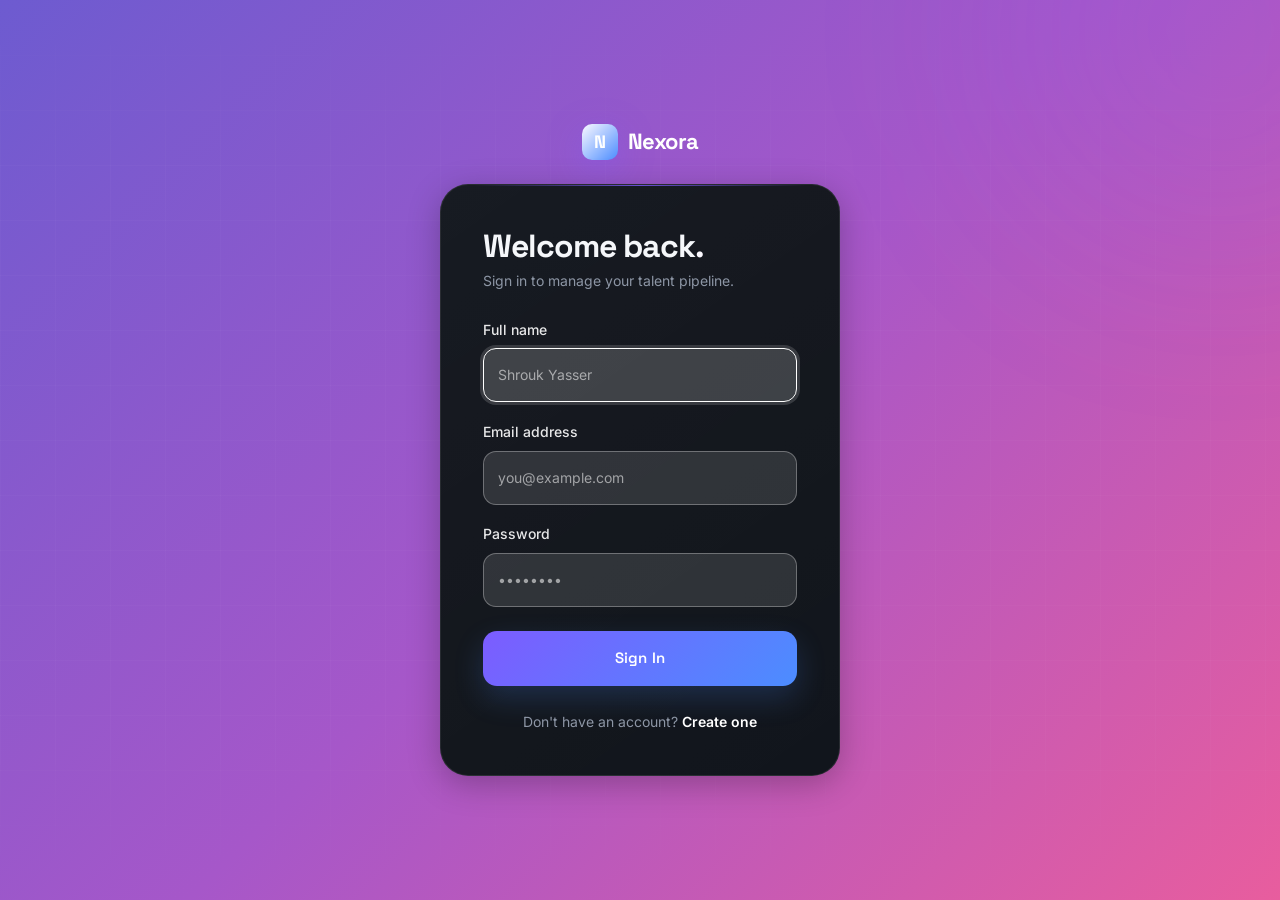
<file: index.html>
<!DOCTYPE html>
<html lang="en">
<head>
<meta charset="UTF-8">
<meta name="viewport" content="width=device-width, initial-scale=1">
<title>Nexora — Sign In</title>

<link href="https://cdn.jsdelivr.net/npm/bootstrap@5.3.3/dist/css/bootstrap.min.css" rel="stylesheet">



<link rel="preconnect" href="https://fonts.googleapis.com">
<link href="https://fonts.googleapis.com/css2?family=Space+Grotesk:wght@500;700&family=Inter:wght@400;500;600&display=swap" rel="stylesheet">


<link rel="stylesheet" href="style.css">


</head>
<body class="login-page">
    

    <div class="login-wrapper">

        <div class="login-brand">
            <span class="brand-mark">N</span>
            <span class="brand-name">Nexora</span>
        </div>

        <div class="card login-card">
            <div class="card-body p-4 p-md-5">

                <h1 class="h4 mb-1">Welcome back</h1>
                <p class="text-muted mb-4">Sign in to manage your talent pipeline.</p>

                <form>
                    <div class="mb-3">
                        <label for="fullName" class="form-label">Full name</label>
                        <input type="text" class="form-control" id="fullName" placeholder="Shrouk Yasser">
                    </div>

                    <div class="mb-3">
                        <label for="email" class="form-label">Email address</label>
                        <input type="email" class="form-control" id="email" placeholder="you@example.com">
                    </div>

                    <div class="mb-4">
                        <label for="password" class="form-label">Password</label>
                        <input type="password" class="form-control" id="password" placeholder="••••••••">
                    </div>

                    <button type="submit" class="btn btn-nexora w-100">Sign In</button>
                </form>

                <p class="text-center text-muted small mt-4 mb-0">
                    Don't have an account? <a href="#">Create one</a>
                </p>

            </div>
        </div>

    </div>


<script src="https://cdn.jsdelivr.net/npm/bootstrap@5.3.3/dist/js/bootstrap.bundle.min.js">
</script>
<script src="script.js"></script>
</body>
</html>
</file>
<file: style.css>
/* =========================================================
   NEXORA — POSTER LOGIN DESIGN
   ========================================================= */

:root {
    --bg: #07090d;
    --card: #0d1118;
    --card-2: #111722;
    --text: #f5f7fa;
    --muted: #8d96a5;
    --line: rgba(255, 255, 255, 0.09);
    --accent: #fbf9ff;
    --accent-2: #4c8dff;
    --accent-soft: rgba(124, 92, 255, 0.18);
}

/* =========================
   RESET
   ========================= */

* {
    box-sizing: border-box;
}

html,
body {
    min-height: 100%;
}

body {
    margin: 0;
    font-family: "Inter", sans-serif;
    background: var(--bg);
    color: var(--text);
}

/* =========================
   PAGE
   ========================= */

.login-page {
    min-height: 100vh;
    display: flex;
    align-items: center;
    justify-content: center;
    padding: 40px 20px;

    position: relative;
    overflow: hidden;

    background:
        radial-gradient(
            circle at 15% 20%,
            rgba(124, 92, 255, 0.16),
            transparent 30%
        ),
        radial-gradient(
            circle at 85% 80%,
            rgba(76, 141, 255, 0.12),
            transparent 30%
        ),
        #07090d;
}

/* =========================
   BACKGROUND GRID
   ========================= */

.login-page::before {
    content: "";
    position: absolute;
    inset: 0;

    background-image:
        linear-gradient(
            rgba(255,255,255,0.025) 1px,
            transparent 1px
        ),
        linear-gradient(
            90deg,
            rgba(255,255,255,0.025) 1px,
            transparent 1px
        );

    background-size: 55px 55px;

    mask-image: linear-gradient(
        to bottom,
        transparent,
        black 20%,
        black 80%,
        transparent
    );

    pointer-events: none;
}

/* =========================
   GLOW
   ========================= */

.login-page::after {
    content: "";

    position: absolute;

    width: 420px;
    height: 420px;

    border-radius: 50%;

    background: rgba(124, 92, 255, 0.12);

    filter: blur(100px);

    top: -180px;
    right: -150px;

    pointer-events: none;
}

/* =========================
   WRAPPER
   ========================= */

.login-wrapper {
    position: relative;
    z-index: 2;

    width: 100%;
    max-width: 480px;
}

/* =========================
   BRAND
   ========================= */

.login-brand {
    display: flex;
    align-items: center;
    gap: 12px;

    margin-bottom: 22px;

    font-family: "Space Grotesk", sans-serif;
}

.brand-mark {
    width: 42px;
    height: 42px;

    display: flex;
    align-items: center;
    justify-content: center;

    border-radius: 12px;

    color: white;

    font-size: 20px;
    font-weight: 700;

    background:
        linear-gradient(
            135deg,
            var(--accent),
            var(--accent-2)
        );

    box-shadow:
        0 10px 35px rgba(124, 92, 255, 0.35);
}

.brand-name {
    font-size: 22px;
    font-weight: 700;
    letter-spacing: -0.5px;
}

/* =========================
   CARD
   ========================= */

.login-card {
    position: relative;

    border: 1px solid var(--line) !important;

    border-radius: 28px !important;

    background:
        linear-gradient(
            145deg,
            rgba(255,255,255,0.045),
            rgba(255,255,255,0.015)
        ),
        var(--card) !important;

    box-shadow:
        0 35px 100px rgba(0, 0, 0, 0.55),
        inset 0 1px 0 rgba(255,255,255,0.04);

    overflow: hidden;

    backdrop-filter: blur(20px);
}

/* Top light line */

.login-card::before {
    content: "";

    position: absolute;

    top: 0;
    left: 8%;
    right: 8%;

    height: 1px;

    background:
        linear-gradient(
            90deg,
            transparent,
            rgba(124, 92, 255, 0.8),
            transparent
        );
}

/* =========================
   CARD BODY
   ========================= */

.login-card .card-body {
    padding: 42px !important;
}

/* =========================
   HEADING
   ========================= */

.login-card h1 {
    color: var(--text);

    font-family: "Space Grotesk", sans-serif;

    font-size: 32px !important;
    font-weight: 700;

    letter-spacing: -1px;
}

.login-card h1::after {
    content: ".";
    color: var(--accent);
}

/* =========================
   DESCRIPTION
   ========================= */

.login-card p.text-muted {
    color: var(--muted) !important;

    font-size: 14px;

    line-height: 1.7;
}

/* =========================
   LABEL
   ========================= */

.form-label {
    color: #dfe4ec;

    font-size: 13px;
    font-weight: 600;

    margin-bottom: 9px;
}

/* =========================
   INPUT
   ========================= */

.form-control {
    height: 54px;

    border-radius: 13px;

    border: 1px solid var(--line);

    background: rgba(255,255,255,0.035);

    color: var(--text);

    padding: 0 16px;

    font-size: 14px;

    transition:
        border-color 0.25s ease,
        background 0.25s ease,
        box-shadow 0.25s ease,
        transform 0.25s ease;
}

.form-control::placeholder {
    color: #697282;
}

.form-control:hover {
    background: rgba(255,255,255,0.05);
}

.form-control:focus {
    color: var(--text);

    background: rgba(255,255,255,0.055);

    border-color: var(--accent);

    box-shadow:
        0 0 0 4px var(--accent-soft),
        0 10px 30px rgba(124, 92, 255, 0.08);

    transform: translateY(-1px);
}

/* =========================
   BUTTON
   ========================= */

.btn-nexora {
    height: 55px;

    border: 0 !important;

    border-radius: 14px !important;

    color: white !important;

    font-family: "Space Grotesk", sans-serif;

    font-size: 15px;
    font-weight: 700;

    letter-spacing: 0.2px;

    background:
        linear-gradient(
            135deg,
            #7c5cff,
            #4c8dff
        ) !important;

    box-shadow:
        0 12px 30px rgba(76, 141, 255, 0.2);

    transition:
        transform 0.25s ease,
        box-shadow 0.25s ease,
        filter 0.25s ease;
}

.btn-nexora:hover {
    transform: translateY(-2px);

    filter: brightness(1.08);

    box-shadow:
        0 18px 40px rgba(76, 141, 255, 0.3);
}

.btn-nexora:active {
    transform: translateY(0);
}

/* =========================
   CREATE ACCOUNT
   ========================= */

.login-card .small {
    color: var(--muted) !important;

    font-size: 13px;
}

.login-card a {
    color: #9b88ff;

    font-weight: 600;

    text-decoration: none;

    transition: color 0.2s ease;
}

.login-card a:hover {
    color: #b8aaff;

    text-decoration: underline;
}

/* =========================
   RESPONSIVE
   ========================= */

@media (max-width: 576px) {

    .login-page {
        padding: 25px 15px;
    }

    .login-wrapper {
        max-width: 100%;
    }

    .login-card {
        border-radius: 22px !important;
    }

    .login-card .card-body {
        padding: 30px 22px !important;
    }

    .login-card h1 {
        font-size: 27px !important;
    }

    .brand-mark {
        width: 38px;
        height: 38px;

        border-radius: 10px;
    }

    .brand-name {
        font-size: 20px;
    }
}

/* =========================
   ACCESSIBILITY
   ========================= */

@media (prefers-reduced-motion: reduce) {

    *,
    *::before,
    *::after {
        transition: none !important;
        animation: none !important;
    }
}



/* =========================================
/* ===== Nexora Glass Navbar ===== */

nav.navbar.nexora-nav {
    background: rgba(255, 255, 255, 0.55) !important;
    -webkit-backdrop-filter: blur(24px) saturate(180%);
    backdrop-filter: blur(24px) saturate(180%);

    border: 1px solid rgba(255, 255, 255, 0.7);
    border-bottom: 1px solid rgba(148, 163, 184, 0.25);

    box-shadow:
        0 8px 32px rgba(15, 23, 42, 0.10),
        inset 0 1px 0 rgba(255, 255, 255, 0.8);

    position: sticky;
    top: 0;
    z-index: 1030;
}

/* Brand */
nav.navbar.nexora-nav .brand-name-sm {
    color: #111827;
    font-weight: 800;
}

/* Navigation links */
nav.navbar.nexora-nav .nav-link.nexora-link {
    color: #334155;
    font-weight: 600;
    border-radius: 12px;
    transition: background 0.25s ease, color 0.25s ease;
}

/* Hover effect */
nav.navbar.nexora-nav .nav-link.nexora-link:hover {
    color: #2563eb;
    background: rgba(255, 255, 255, 0.65);
    box-shadow: 0 2px 10px rgba(37, 99, 235, 0.08);
}

/* Mobile menu */
@media (max-width: 991.98px) {
    nav.navbar.nexora-nav .navbar-collapse {
        background: rgba(255, 255, 255, 0.82);
        -webkit-backdrop-filter: blur(24px) saturate(180%);
        backdrop-filter: blur(24px) saturate(180%);

        border: 1px solid rgba(255, 255, 255, 0.8);
        border-radius: 16px;
        padding: 12px;
        margin-top: 10px;

        box-shadow: 0 12px 30px rgba(15, 23, 42, 0.12);
    }
}








/* ==========================================================
        Nexora — Design Tokens (متغيرات الألوان والخطوط)
   ========================================================== */
:root {
    --nexora-navy: #101017;
    --nexora-navy-soft: #1D212C;
    --nexora-orange: #E85D2C;
    --nexora-orange-dark: #C94A1F;
    --nexora-cream: #FAFAF9;
    --nexora-border: #2A2F3B;
    --nexora-text-muted: #9096A3;
}

body {
    font-family: 'Inter', sans-serif;
}

/* شعار Nexora: خط عريض مميز غير خط النص العادي */
.brand-mark, .brand-name {
    font-family: 'Space Grotesk', sans-serif;
}

/* ==========================================================
   الناف بار المشترك (navbar.html) — يظهر في كل الصفحات ما عدا Login
   ========================================================== */
.nexora-nav {
    background-color: #FFFFFF;
    border-bottom: 1px solid #EEECE7;
    padding-top: 14px;
    padding-bottom: 14px;
}

.nexora-brand {
    display: flex;
    align-items: center;
    gap: 8px;
    text-decoration: none;
}

.brand-mark-sm {
    width: 30px;
    height: 30px;
    background: linear-gradient(135deg, #6D5BD0, #E85D9E);
    color: #FFFFFF;
    border-radius: 8px;
    display: flex;
    align-items: center;
    justify-content: center;
    font-weight: 700;
    font-size: 15px;
    font-family: 'Space Grotesk', sans-serif;
}

.brand-name-sm {
    font-family: 'Space Grotesk', sans-serif;
    font-weight: 700;
    font-size: 19px;
    color: #14171F;
}

/* لينكات الناف بار: بلون رمادي هادي، وبيتحول لبنفسجي عند الـ hover */
.nexora-link {
    color: #4A4F5C !important;
    font-weight: 500;
    padding: 8px 14px !important;
    border-radius: 8px;
    transition: color 0.2s ease, background-color 0.2s ease;
}

.nexora-link i {
    margin-left: 2px;
}

.nexora-link:hover {
    color: #6D5BD0 !important;
    background-color: #F5F2FB;
}

/* ==========================================================
   صفحة تسجيل الدخول — خلفية متدرجة + كارت زجاجي (Glassmorphism)
   ========================================================== */
.login-page {
    /* linear-gradient بتاخد كذا لون وتعمل انتقال ناعم بينهم، هنا بنفسجي لوردي */
    background: linear-gradient(135deg, #6D5BD0 0%, #A657C9 50%, #E85D9E 100%);
    min-height: 100vh;
    display: flex;
    align-items: center;
    justify-content: center;
    padding: 24px;
}

.login-wrapper {
    width: 100%;
    max-width: 400px;
}

.login-brand {
    display: flex;
    align-items: center;
    gap: 10px;
    margin-bottom: 24px;
    justify-content: center;
}

.brand-mark {
    width: 36px;
    height: 36px;
    background-color: rgba(255, 255, 255, 0.25);
    color: #FFFFFF;
    border-radius: 10px;
    display: flex;
    align-items: center;
    justify-content: center;
    font-weight: 700;
    font-size: 18px;
}

.brand-name {
    color: #FFFFFF;
    font-weight: 700;
    font-size: 22px;
}

/* الكارت الزجاجي: شفاف + مغبش من ورا */
.login-card {
    background: rgba(255, 255, 255, 0.14);
    backdrop-filter: blur(18px);
    -webkit-backdrop-filter: blur(18px);
    border: 1px solid rgba(255, 255, 255, 0.25);
    border-radius: 18px;
    color: #FFFFFF;
    box-shadow: 0 8px 32px rgba(0, 0, 0, 0.25);
}

.login-card .text-muted {
    color: rgba(255, 255, 255, 0.7) !important;
}

.login-card .form-label {
    color: rgba(255, 255, 255, 0.9);
    font-size: 14px;
    font-weight: 500;
}

.login-card .form-control {
    background: rgba(255, 255, 255, 0.12);
    border: 1px solid rgba(255, 255, 255, 0.3);
    color: #FFFFFF;
    padding: 10px 14px;
}

.login-card .form-control::placeholder {
    color: rgba(255, 255, 255, 0.55);
}

.login-card .form-control:focus {
    background: rgba(255, 255, 255, 0.18);
    border-color: #FFFFFF;
    color: #FFFFFF;
    box-shadow: 0 0 0 3px rgba(255, 255, 255, 0.15);
}

.login-card a {
    color: #FFFFFF;
    font-weight: 600;
    text-decoration: none;
}

.login-card a:hover {
    text-decoration: underline;
}

/* زرار الدخول: تدرج بنفسجي داكن شوية عن الخلفية عشان يبان بارز */
.btn-nexora {
    background: linear-gradient(135deg, #5B4BC4 0%, #9146B8 100%);
    color: #FFFFFF;
    border: none;
    padding: 11px 0;
    font-weight: 600;
    border-radius: 10px;
    transition: opacity 0.2s ease;
}

.btn-nexora:hover {
    opacity: 0.9;
    color: #FFFFFF;
}


/* ==========================================================
   NAVBAR HOVER — تكبير بسيط للأمام
========================================================== */

.nexora-link {
    transition:
        color 0.25s ease,
        transform 0.25s ease;
}

.nexora-link:hover {
    color: #6D5BD0 !important;
    background: transparent !important;
    border: none !important;
    box-shadow: none !important;

    transform: scale(1.08);
}

.nexora-link:hover i {
    color: #6D5BD0 !important;
}


/* ==========================================================
   HERO CAROUSEL
========================================================== */

.hero-carousel {
    width: 100%;
    overflow: hidden;
}

.hero-img {
    width: 100%;
    height: 520px;
    object-fit: cover;
    object-position: center;
    display: block;
}

@media (max-width: 768px) {

    .hero-img {
        height: 300px;
    }

}

/* ==========================================================
   CAROUSEL INDICATORS — VISIBLE DOTS
========================================================== */

.hero-carousel .carousel-indicators {
    margin-bottom: 18px;
    gap: 7px;
}

.hero-carousel .carousel-indicators [data-bs-target] {
    width: 8px;
    height: 8px;

    margin: 0;

    border: 0;
    border-radius: 50%;

    background-color: #ffffff;

    opacity: 0.75;

    transition:
        width 0.25s ease,
        opacity 0.25s ease,
        background-color 0.25s ease;
}

.hero-carousel .carousel-indicators [data-bs-target]:hover {
    opacity: 1;
}

.hero-carousel .carousel-indicators .active {
    width: 24px;

    border-radius: 10px;

    background-color: #E85D2C;

    opacity: 1;
}

/* Mobile */

@media (max-width: 768px) {

    .hero-carousel .carousel-indicators {
        margin-bottom: 10px;
        gap: 5px;
    }

    .hero-carousel .carousel-indicators [data-bs-target] {
        width: 6px;
        height: 6px;
    }

    .hero-carousel .carousel-indicators .active {
        width: 18px;
    }
}


/* ==========================================================
   HOME — JOB CARDS
========================================================== */

.job-ads-section {
    background:
        linear-gradient(
            180deg,
            #FAFAF9 0%,
            #F5F3F0 100%
        );
}

.section-kicker {
    display: inline-block;

    padding: 7px 14px;

    border-radius: 999px;

    background: #F1ECFB;

    color: #6D5BD0;

    font-size: 11px;
    font-weight: 700;

    text-transform: uppercase;
    letter-spacing: 1px;

    transition:
        transform 0.25s ease,
        box-shadow 0.25s ease;
}

.section-kicker:hover {
    transform: translateY(-2px);

    box-shadow:
        0 7px 18px rgba(109, 91, 208, 0.12);
}

.section-title {
    font-family: "Space Grotesk", sans-serif;

    color: #14171F;

    font-weight: 700;
}

.section-subtitle {
    color: #757B87;

    max-width: 650px;

    margin-left: auto;
    margin-right: auto;
}


/* ==========================================================
   JOB CARD
========================================================== */

.job-ad-card {
    overflow: hidden;

    border: 1px solid #E7E4DE !important;

    border-radius: 18px !important;

    background: #FFFFFF !important;

    box-shadow:
        0 8px 25px rgba(20, 23, 31, 0.06);

    transition:
        transform 0.35s cubic-bezier(.2,.8,.2,1),
        box-shadow 0.35s ease,
        border-color 0.35s ease;
}

.job-ad-card:hover {
    transform:
        translateY(-10px)
        scale(1.018);

    border-color: rgba(109, 91, 208, 0.35) !important;

    box-shadow:
        0 24px 55px rgba(20, 23, 31, 0.13);
}


/* ==========================================================
   JOB CARD IMAGE
========================================================== */

.job-card-image-wrapper {
    position: relative;

    height: 220px;

    overflow: hidden;

    background: #E9E6E1;
}

.job-card-image {
    width: 100%;
    height: 100%;

    object-fit: cover;

    display: block;

    transition:
        transform 0.55s cubic-bezier(.2,.8,.2,1),
        filter 0.35s ease;
}

.job-ad-card:hover .job-card-image {
    transform: scale(1.08);

    filter: brightness(1.04);
}


/* ==========================================================
   ANNOUNCEMENT BADGE
========================================================== */

.job-announcement-badge {
    position: absolute;

    top: 16px;
    left: 16px;

    padding: 8px 12px;

    border-radius: 999px;

    color: #FFFFFF;

    background:
        linear-gradient(
            135deg,
            #6D5BD0,
            #8F63D9
        );

    font-size: 11px;
    font-weight: 700;

    letter-spacing: 0.35px;

    box-shadow:
        0 8px 20px rgba(80, 62, 170, 0.25);

    transition:
        transform 0.3s ease,
        box-shadow 0.3s ease;
}

.job-ad-card:hover .job-announcement-badge {
    transform: translateY(-3px);

    box-shadow:
        0 12px 26px rgba(80, 62, 170, 0.32);
}


/* ==========================================================
   CARD BODY
========================================================== */

.job-ad-card .card-body {
    padding: 25px;
}

.job-ad-icon {
    width: 44px;
    height: 44px;

    display: flex;
    align-items: center;
    justify-content: center;

    margin-bottom: 15px;

    border-radius: 12px;

    background: #F2EEFC;

    color: #6D5BD0;

    font-size: 19px;

    transition:
        transform 0.3s ease,
        background-color 0.3s ease;
}

.job-ad-card:hover .job-ad-icon {
    transform: scale(1.08);

    background: #EAE4FA;
}

.job-ad-card .card-title {
    margin-bottom: 10px;

    color: #14171F;

    font-family: "Space Grotesk", sans-serif;

    font-weight: 700;
}

.job-ad-card .card-text {
    min-height: 86px;

    margin-bottom: 22px;

    color: #747A86;

    font-size: 14px;

    line-height: 1.7;
}


/* ==========================================================
   CARD BUTTON
========================================================== */

.btn-nexora-outline {
    display: inline-flex;

    align-items: center;

    justify-content: center;

    gap: 8px;

    border: 1px solid #D9D5E8 !important;

    border-radius: 10px;

    color: #6D5BD0 !important;

    background: #FFFFFF !important;

    font-size: 13px;

    font-weight: 600;

    padding: 10px 15px;

    transition:
        transform 0.25s ease,
        color 0.25s ease,
        background-color 0.25s ease,
        border-color 0.25s ease,
        box-shadow 0.25s ease;
}

.btn-nexora-outline:hover {
    transform: translateY(-2px);

    color: #FFFFFF !important;

    background:
        linear-gradient(
            135deg,
            #6D5BD0,
            #8F63D9
        ) !important;

    border-color: transparent !important;

    box-shadow:
        0 10px 22px rgba(109, 91, 208, 0.22);
}

.btn-nexora-outline i {
    transition:
        transform 0.25s ease;
}

.btn-nexora-outline:hover i {
    transform: translateX(3px);
}


/* ==========================================================
   EMPLOYEES SECTION
========================================================== */

.employees-section {
    background: #FFFFFF;
}

.employees-table-wrapper {
    border: 1px solid #E7E4DE;

    border-radius: 18px;

    overflow: hidden;

    background: #FFFFFF;

    box-shadow:
        0 10px 30px rgba(20, 23, 31, 0.05);
}


/* ==========================================================
   TABLE
========================================================== */

.nexora-table {
    --bs-table-bg: #FFFFFF;
    --bs-table-color: #4A4F5C;

    border-color: #ECEAE6;
}

.nexora-table thead th {
    padding: 18px 16px;

    color: #6D5BD0;

    background: #F7F5FB;

    border-bottom: 1px solid #E4E0EC;

    font-size: 12px;

    font-weight: 700;

    text-transform: uppercase;

    letter-spacing: 0.5px;

    white-space: nowrap;
}

.nexora-table tbody td {
    padding: 18px 16px;

    color: #666D79;

    border-bottom: 1px solid #F0EEE9;

    font-size: 13px;

    transition:
        background-color 0.25s ease,
        color 0.25s ease;
}

.nexora-table tbody tr:last-child td {
    border-bottom: 0;
}

.nexora-table tbody tr {
    transition:
        transform 0.25s ease;
}

.nexora-table tbody tr:hover {
    transform: translateY(-2px);
}

.nexora-table tbody tr:hover td {
    background: #FBFAFD;

    color: #363B46;
}


/* ==========================================================
   EMPLOYEE NAME
========================================================== */

.employee-name {
    color: #14171F;

    font-weight: 600;

    transition:
        color 0.25s ease;
}

.nexora-table tbody tr:hover .employee-name {
    color: #6D5BD0;
}


/* ==========================================================
   CATEGORY BADGES
========================================================== */

.category-badge {
    display: inline-flex;

    align-items: center;

    padding: 6px 10px;

    border-radius: 999px;

    font-size: 11px;

    font-weight: 600;

    transition:
        transform 0.25s ease;
}

.nexora-table tbody tr:hover .category-badge {
    transform: scale(1.04);
}

.security-badge {
    background: #F1ECFB;
    color: #6D5BD0;
}

.web-badge {
    background: #EEF5FF;
    color: #4677C6;
}

.data-badge {
    background: #FFF2E8;
    color: #C66B2A;
}


/* ==========================================================
   EDIT / DELETE
========================================================== */

.employee-actions {
    display: flex;

    align-items: center;

    gap: 8px;
}

.employee-action {
    display: inline-flex;

    align-items: center;

    justify-content: center;

    gap: 6px;

    border: 0;

    border-radius: 9px;

    padding: 8px 11px;

    font-family: "Inter", sans-serif;

    font-size: 11px;

    font-weight: 600;

    transition:
        transform 0.25s ease,
        box-shadow 0.25s ease,
        background-color 0.25s ease,
        color 0.25s ease;
}

.edit-btn {
    color: #5B4DB4;

    background: #F2EEFC;
}

.edit-btn:hover {
    transform: translateY(-2px);

    color: #FFFFFF;

    background: #6D5BD0;

    box-shadow:
        0 8px 18px rgba(109, 91, 208, 0.2);
}

.delete-btn {
    color: #C94A1F;

    background: #FFF0EB;
}

.delete-btn:hover {
    transform: translateY(-2px);

    color: #FFFFFF;

    background: #D9582B;

    box-shadow:
        0 8px 18px rgba(217, 88, 43, 0.18);
}


/* ==========================================================
   FOOTER
========================================================== */

.nexora-footer {
    padding: 45px 0 20px;

    background: #14171F;

    color: #FFFFFF;
}

.footer-content {
    display: flex;

    align-items: center;

    justify-content: space-between;

    gap: 25px;
}

.footer-brand {
    max-width: 420px;
}

.footer-logo {
    display: inline-flex;

    align-items: center;

    gap: 9px;

    margin-bottom: 12px;

    color: #FFFFFF !important;

    text-decoration: none;

    font-family: "Space Grotesk", sans-serif;

    font-size: 20px;

    font-weight: 700;
}

.footer-description {
    margin: 0;

    color: #9DA3AE;

    font-size: 13px;

    line-height: 1.7;
}


/* ==========================================================
   SOCIAL
========================================================== */

.footer-social {
    display: flex;

    align-items: center;

    gap: 10px;
}

.social-link {
    width: 42px;
    height: 42px;

    display: flex;

    align-items: center;
    justify-content: center;

    border: 1px solid rgba(255,255,255,0.1);

    border-radius: 50%;

    color: #B9BEC8 !important;

    background: rgba(255,255,255,0.03);

    font-size: 16px;

    text-decoration: none;

    transition:
        transform 0.28s ease,
        color 0.28s ease,
        background-color 0.28s ease,
        border-color 0.28s ease,
        box-shadow 0.28s ease;
}

.social-link:hover {
    transform:
        translateY(-5px)
        scale(1.08);

    color: #FFFFFF !important;

    background: #6D5BD0;

    border-color: #6D5BD0;

    box-shadow:
        0 12px 25px rgba(109, 91, 208, 0.25);
}


/* ==========================================================
   FOOTER BOTTOM
========================================================== */

.footer-bottom {
    margin-top: 30px;

    padding-top: 18px;

    border-top: 1px solid rgba(255,255,255,0.08);
}

.footer-text {
    color: #858B96;

    font-size: 12px;
}


/* ==========================================================
   HERO CAROUSEL
========================================================== */

.hero-carousel {
    width: 100%;

    overflow: hidden;
}

.hero-img {
    width: 100%;

    height: 520px;

    object-fit: cover;

    object-position: center;

    display: block;
}


/* ==========================================================
   CAROUSEL ARROWS
========================================================== */

.hero-carousel .carousel-control-prev,
.hero-carousel .carousel-control-next {
    width: 54px;
    height: 54px;

    top: 50%;

    transform: translateY(-50%);

    margin: 0 20px;

    border-radius: 50%;

    background: rgba(0, 0, 0, 0.16);

    backdrop-filter: blur(6px);
    -webkit-backdrop-filter: blur(6px);

    opacity: 0.68;

    transition:
        opacity 0.25s ease,
        background 0.25s ease;
}

.hero-carousel .carousel-control-prev:hover,
.hero-carousel .carousel-control-next:hover {
    opacity: 1;

    background: rgba(0, 0, 0, 0.35);
}


/* ==========================================================
   CAROUSEL DOTS
========================================================== */

.hero-carousel .carousel-indicators {
    margin-bottom: 18px;

    gap: 7px;
}

.hero-carousel .carousel-indicators [data-bs-target] {
    width: 8px;
    height: 8px;

    margin: 0;

    border: 0;

    border-radius: 50%;

    background-color: #FFFFFF;

    opacity: 0.75;

    transition:
        width 0.25s ease,
        opacity 0.25s ease,
        background-color 0.25s ease;
}

.hero-carousel .carousel-indicators [data-bs-target]:hover {
    opacity: 1;
}

.hero-carousel .carousel-indicators .active {
    width: 24px;

    border-radius: 10px;

    background-color: #E85D2C;

    opacity: 1;
}


/* ==========================================================
   RESPONSIVE
========================================================== */

@media (max-width: 768px) {

    .hero-img {
        height: 300px;
    }


    .hero-carousel .carousel-control-prev,
    .hero-carousel .carousel-control-next {
        width: 42px;
        height: 42px;

        margin: 0 10px;
    }


    .hero-carousel .carousel-indicators {
        margin-bottom: 10px;

        gap: 5px;
    }


    .hero-carousel .carousel-indicators [data-bs-target] {
        width: 6px;
        height: 6px;
    }


    .hero-carousel .carousel-indicators .active {
        width: 18px;
    }


    .job-card-image-wrapper {
        height: 200px;
    }


    .job-ad-card .card-body {
        padding: 20px;
    }


    .job-ad-card .card-text {
        min-height: auto;
    }


    .employee-actions {
        flex-direction: column;

        align-items: stretch;
    }


    .employee-action {
        width: 100%;
    }


    .footer-content {
        flex-direction: column;

        align-items: flex-start;
    }


    .footer-social {
        margin-top: 5px;
    }

}

/* ==========================================================
   EMPLOYEE PHOTO
========================================================== */

.employee-photo {
    width: 46px;
    height: 46px;

    object-fit: cover;

    border-radius: 50%;

    display: block;

    border: 2px solid #E7E4DE;

    box-shadow:
        0 4px 12px rgba(20, 23, 31, 0.08);

    transition:
        transform 0.3s ease,
        border-color 0.3s ease,
        box-shadow 0.3s ease;
}

.nexora-table tbody tr:hover .employee-photo {
    transform: scale(1.1);

    border-color: #6D5BD0;

    box-shadow:
        0 7px 18px rgba(109, 91, 208, 0.18);
}







/* مودال تعديل الموظف — تأثير زجاجي بتوهج ملون خلفه */
.modal-dialog {
    overflow: visible;
}

.nexora-modal {
    position: relative;
    overflow: visible;
    border: 1px solid rgba(255, 255, 255, 0.4);
    border-radius: 20px;
    background: rgba(255, 255, 255, 0.85);
    backdrop-filter: blur(20px);
    -webkit-backdrop-filter: blur(20px);
    box-shadow: 0 20px 60px rgba(109, 91, 208, 0.25);
    padding: 6px;
}

/* الهالة الملونة المتوهجة خلف الكارت */
.nexora-modal::before {
    content: "";
    position: absolute;
    inset: -50px;
    background: linear-gradient(135deg, #6D5BD0, #A657C9, #E85D9E);
    filter: blur(70px);
    opacity: 0.55;
    z-index: -1;
    border-radius: 40px;
}

.nexora-modal .modal-title {
    font-family: 'Space Grotesk', sans-serif;
    font-weight: 700;
    color: #14171F;
}

.nexora-modal .form-label {
    font-weight: 600;
    font-size: 13px;
    color: #4A4F5C;
    margin-bottom: 6px;
}

.nexora-modal .form-control {
    border: 1px solid #E4E1EA;
    background: rgba(255, 255, 255, 0.7);
    padding: 10px 14px;
    border-radius: 10px;
}

.nexora-modal .form-control:focus {
    border-color: #6D5BD0;
    box-shadow: 0 0 0 3px rgba(109, 91, 208, 0.15);
    background: #FFFFFF;
}

.edit-photo-preview {
    width: 90px;
    height: 90px;
    border-radius: 50%;
    object-fit: cover;
    border: 3px solid #FFFFFF;
    box-shadow: 0 4px 14px rgba(109, 91, 208, 0.3);
}

/* الخلفية ورا المودال: تغبيش أقوى + تلوين خفيف بنفسجي */
.modal-backdrop.show {
    backdrop-filter: blur(10px);
    -webkit-backdrop-filter: blur(10px);
    background-color: rgba(109, 91, 208, 0.25);
    opacity: 1;
}



/* ==========================================================
   Nexora — Design Tokens (متغيرات الألوان والخطوط)
   ========================================================== */
:root {
    --nexora-navy: #14171F;
    --nexora-navy-soft: #1D212C;
    --nexora-orange: #E85D2C;
    --nexora-orange-dark: #C94A1F;
    --nexora-cream: #FAFAF9;
    --nexora-border: #2A2F3B;
    --nexora-text-muted: #9096A3;
}

body {
    font-family: 'Inter', sans-serif;
}

/* شعار Nexora: خط عريض مميز غير خط النص العادي */
.brand-mark, .brand-name {
    font-family: 'Space Grotesk', sans-serif;
}

/* ==========================================================
   صفحات الوظائف (security.html, web.html, ...)
   ========================================================== */
.job-page-header {
    background: linear-gradient(135deg, #6D5BD0 0%, #A657C9 50%, #E85D9E 100%);
    padding: 60px 0 40px;
    color: #FFFFFF;
    text-align: center;
}

.job-page-title {
    font-family: 'Space Grotesk', sans-serif;
    font-weight: 700;
    font-size: 38px;
    margin-bottom: 8px;
}

.job-page-subtitle {
    color: rgba(255, 255, 255, 0.85);
    max-width: 480px;
    margin: 0 auto 28px;
}

.quick-info-bar {
    display: flex;
    justify-content: center;
    gap: 14px;
    flex-wrap: wrap;
}

.quick-info-item {
    display: inline-flex;
    align-items: center;
    gap: 6px;
    background: rgba(255, 255, 255, 0.18);
    color: #FFFFFF;
    padding: 8px 16px;
    border-radius: 20px;
    font-size: 14px;
    font-weight: 500;
    text-decoration: none;
}

.quick-info-link {
    transition: background-color 0.2s ease;
}

.quick-info-link:hover {
    background: rgba(255, 255, 255, 0.32);
    color: #FFFFFF;
}

.company-card {
    border: 1px solid #EEECE7;
    border-radius: 14px;
    transition: transform 0.2s ease, box-shadow 0.2s ease;
}

.company-card:hover {
    transform: translateY(-6px);
    box-shadow: 0 12px 28px rgba(109, 91, 208, 0.15);
}

.company-card .card-title {
    font-family: 'Space Grotesk', sans-serif;
    font-weight: 700;
}

.company-card .card-text {
    color: #6B7280;
    font-size: 14px;
    min-height: 60px;
}

.company-salary {
    color: #9146B8;
    font-weight: 700;
    font-size: 15px;
    margin-bottom: 14px;
}

.apply-company-line {
    color: #4A4F5C;
    font-size: 14px;
}

/* بادجات إضافية للتصنيفات المتبقية */
.mobile-badge { background: #FFF4E5; color: #B9770E; }
.other-badge { background: #EFEFF4; color: #4A4F5C; }

/* ==========================================================
   صفحة Home — التنسيق العام للأقسام
   ========================================================== */
body {
    background-color: #FAFAF9;
    color: #14171F;
}

.section-kicker {
    color: #9146B8;
    font-weight: 600;
    font-size: 13px;
    text-transform: uppercase;
    letter-spacing: 0.5px;
}

.section-title {
    font-family: 'Space Grotesk', sans-serif;
    font-weight: 700;
    font-size: 30px;
    color: #14171F;
}

.section-subtitle {
    color: #6B7280;
    max-width: 520px;
    margin: 0 auto;
}

/* ---------- Hero Carousel ---------- */
.hero-img {
    height: 480px;
    object-fit: cover;
}

.carousel-indicators {
    margin-bottom: 6px;
}

.carousel-indicators [data-bs-target] {
    background-color: #FFFFFF;
    width: 8px;
    height: 8px;
    border-radius: 50%;
}

/* ---------- Job Announcement Cards ---------- */
.job-ad-card {
    border: 1px solid #EEECE7;
    border-radius: 14px;
    overflow: hidden;
    transition: transform 0.2s ease, box-shadow 0.2s ease;
}

.job-ad-card:hover {
    transform: translateY(-6px);
    box-shadow: 0 12px 28px rgba(109, 91, 208, 0.15);
}

.job-card-image-wrapper {
    position: relative;
}

.job-card-image {
    width: 100%;
    height: 170px;
    object-fit: cover;
}

.job-announcement-badge {
    position: absolute;
    top: 12px;
    left: 12px;
    background: linear-gradient(135deg, #6D5BD0, #E85D9E);
    color: #FFFFFF;
    font-size: 12px;
    font-weight: 600;
    padding: 4px 12px;
    border-radius: 20px;
}

.job-ad-icon {
    width: 42px;
    height: 42px;
    background: #F5F2FB;
    color: #6D5BD0;
    border-radius: 10px;
    display: flex;
    align-items: center;
    justify-content: center;
    font-size: 20px;
    margin-bottom: 12px;
}

.job-ad-card .card-title {
    font-family: 'Space Grotesk', sans-serif;
    font-weight: 700;
}

.job-ad-card .card-text {
    color: #6B7280;
    font-size: 14px;
}

.btn-nexora-outline {
    border: 1.5px solid #6D5BD0;
    color: #6D5BD0;
    background: transparent;
    font-weight: 600;
    border-radius: 8px;
    padding: 8px 18px;
    transition: background-color 0.2s ease, color 0.2s ease;
}

.btn-nexora-outline:hover {
    background: linear-gradient(135deg, #6D5BD0, #9146B8);
    color: #FFFFFF;
}

.btn-nexora {
    background: linear-gradient(135deg, #6D5BD0, #9146B8);
    color: #FFFFFF;
    border: none;
    font-weight: 600;
    border-radius: 8px;
    padding: 9px 20px;
    transition: opacity 0.2s ease;
}

.btn-nexora:hover {
    opacity: 0.88;
    color: #FFFFFF;
}

/* ---------- Employees Table ---------- */
.employees-table-wrapper {
    background: #FFFFFF;
    border: 1px solid #EEECE7;
    border-radius: 14px;
    padding: 8px;
}

.nexora-table {
    margin-bottom: 0;
}

.nexora-table thead th {
    background-color: #F5F2FB;
    color: #4A4F5C;
    font-weight: 600;
    font-size: 13px;
    text-transform: uppercase;
    letter-spacing: 0.4px;
    border: none;
}

.nexora-table tbody td {
    border-color: #F0EFEC;
    font-size: 14px;
}

.employee-photo {
    width: 42px;
    height: 42px;
    border-radius: 50%;
    object-fit: cover;
}

.employee-name {
    font-weight: 600;
    color: #14171F;
}

.category-badge {
    display: inline-block;
    padding: 4px 12px;
    border-radius: 20px;
    font-size: 12px;
    font-weight: 600;
}

.security-badge { background: #FDECEA; color: #C0392B; }
.web-badge { background: #EAF3FD; color: #2E6DA4; }
.data-badge { background: #EAFBF0; color: #1E8449; }

.employee-actions {
    display: flex;
    gap: 8px;
}

.employee-action {
    border: none;
    background: none;
    font-size: 13px;
    font-weight: 500;
    padding: 4px 10px;
    border-radius: 6px;
    transition: background-color 0.2s ease;
}

.edit-btn {
    color: #6D5BD0;
}

.edit-btn:hover {
    background-color: #F5F2FB;
}

.delete-btn {
    color: #C0392B;
}

.delete-btn:hover {
    background-color: #FDECEA;
}

/* ---------- Footer ---------- */
.nexora-footer {
    background-color: #14171F;
    color: #C5C8D1;
    padding: 48px 0 20px;
    margin-top: 40px;
}

.footer-content {
    display: flex;
    justify-content: space-between;
    align-items: flex-start;
    flex-wrap: wrap;
    gap: 24px;
    padding-bottom: 28px;
    border-bottom: 1px solid #2A2F3B;
}

.footer-logo {
    display: flex;
    align-items: center;
    gap: 8px;
    text-decoration: none;
    color: #FFFFFF;
    font-family: 'Space Grotesk', sans-serif;
    font-weight: 700;
    font-size: 20px;
}

.footer-description {
    color: #8A90A0;
    font-size: 14px;
    max-width: 320px;
    margin-top: 10px;
}

.footer-social {
    display: flex;
    gap: 14px;
}

.social-link {
    width: 38px;
    height: 38px;
    border-radius: 50%;
    background: #1D212C;
    color: #C5C8D1;
    display: flex;
    align-items: center;
    justify-content: center;
    text-decoration: none;
    transition: background-color 0.2s ease, color 0.2s ease;
}

.social-link:hover {
    background: linear-gradient(135deg, #6D5BD0, #E85D9E);
    color: #FFFFFF;
}

.footer-bottom {
    text-align: center;
    padding-top: 18px;
}

.footer-text {
    color: #6B7280;
    font-size: 13px;
}

/* ==========================================================
   مودال تعديل الموظف
   ========================================================== */
.nexora-modal {
    border-radius: 16px;
    border: none;
}

.edit-photo-preview {
    width: 90px;
    height: 90px;
    border-radius: 50%;
    object-fit: cover;
    border: 2px solid #EEECE7;
}

.modal-backdrop.show {
    backdrop-filter: blur(4px);
    opacity: 0.5;
}

/* ==========================================================
   الناف بار المشترك (navbar.html) — يظهر في كل الصفحات ما عدا Login
   ========================================================== */
.nexora-nav {
    background-color: #FFFFFF;
    border-bottom: 1px solid #EEECE7;
    padding-top: 14px;
    padding-bottom: 14px;
}

.nexora-brand {
    display: flex;
    align-items: center;
    gap: 8px;
    text-decoration: none;
}

.brand-mark-sm {
    width: 30px;
    height: 30px;
    background: linear-gradient(135deg, #6D5BD0, #E85D9E);
    color: #FFFFFF;
    border-radius: 8px;
    display: flex;
    align-items: center;
    justify-content: center;
    font-weight: 700;
    font-size: 15px;
    font-family: 'Space Grotesk', sans-serif;
}

.brand-name-sm {
    font-family: 'Space Grotesk', sans-serif;
    font-weight: 700;
    font-size: 19px;
    color: #14171F;
}

/* لينكات الناف بار: بلون رمادي هادي، وبيتحول لبنفسجي عند الـ hover */
.nexora-link {
    color: #4A4F5C !important;
    font-weight: 500;
    padding: 8px 14px !important;
    border-radius: 8px;
    transition: color 0.2s ease, background-color 0.2s ease;
}

.nexora-link i {
    margin-left: 2px;
}

.nexora-link:hover {
    color: #6D5BD0 !important;
    background-color: #F5F2FB;
}

/* ==========================================================
   صفحة تسجيل الدخول — خلفية متدرجة + كارت زجاجي (Glassmorphism)
   ========================================================== */
.login-page {
    /* linear-gradient بتاخد كذا لون وتعمل انتقال ناعم بينهم، هنا بنفسجي لوردي */
    background: linear-gradient(135deg, #6D5BD0 0%, #A657C9 50%, #E85D9E 100%);
    min-height: 100vh;
    display: flex;
    align-items: center;
    justify-content: center;
    padding: 24px;
}

.login-wrapper {
    width: 100%;
    max-width: 400px;
}

.login-brand {
    display: flex;
    align-items: center;
    gap: 10px;
    margin-bottom: 24px;
    justify-content: center;
}

.brand-mark {
    width: 36px;
    height: 36px;
    background-color: rgba(255, 255, 255, 0.25);
    color: #FFFFFF;
    border-radius: 10px;
    display: flex;
    align-items: center;
    justify-content: center;
    font-weight: 700;
    font-size: 18px;
}

.brand-name {
    color: #FFFFFF;
    font-weight: 700;
    font-size: 22px;
}

/* الكارت الزجاجي: شفاف + مغبش من ورا */
.login-card {
    background: rgba(255, 255, 255, 0.14);
    backdrop-filter: blur(18px);
    -webkit-backdrop-filter: blur(18px);
    border: 1px solid rgba(255, 255, 255, 0.25);
    border-radius: 18px;
    color: #FFFFFF;
    box-shadow: 0 8px 32px rgba(0, 0, 0, 0.25);
}

.login-card .text-muted {
    color: rgba(255, 255, 255, 0.7) !important;
}

.login-card .form-label {
    color: rgba(255, 255, 255, 0.9);
    font-size: 14px;
    font-weight: 500;
}

.login-card .form-control {
    background: rgba(255, 255, 255, 0.12);
    border: 1px solid rgba(255, 255, 255, 0.3);
    color: #FFFFFF;
    padding: 10px 14px;
}

.login-card .form-control::placeholder {
    color: rgba(255, 255, 255, 0.55);
}

.login-card .form-control:focus {
    background: rgba(255, 255, 255, 0.18);
    border-color: #FFFFFF;
    color: #FFFFFF;
    box-shadow: 0 0 0 3px rgba(255, 255, 255, 0.15);
}

.login-card a {
    color: #FFFFFF;
    font-weight: 600;
    text-decoration: none;
}

.login-card a:hover {
    text-decoration: underline;
}

/* زرار الدخول: تدرج بنفسجي داكن شوية عن الخلفية عشان يبان بارز */
.btn-nexora {
    background: linear-gradient(135deg, #5B4BC4 0%, #9146B8 100%);
    color: #FFFFFF;
    border: none;
    padding: 11px 0;
    font-weight: 600;
    border-radius: 10px;
    transition: opacity 0.2s ease;
}

.btn-nexora:hover {
    opacity: 0.9;
    color: #FFFFFF;
}


/* ==========================================================
   NEW EMPLOYEE PHOTO FALLBACK
========================================================== */

.employee-photo-fallback {
    display: flex;
    align-items: center;
    justify-content: center;

    background:
        linear-gradient(
            135deg,
            #6D5BD0,
            #E85D9E
        );

    color: #FFFFFF;

    font-size: 12px;
    font-weight: 700;
}


/* ==========================================================
   COMPANY NAME ON JOB CARDS
========================================================== */

.company-name-line {
    color: #6D5BD0;
    font-size: 13px;
    font-weight: 600;
    margin-bottom: 10px;
}


/* ==========================================================
   APPLY MODAL
========================================================== */

.nexora-modal {
    border: none;
    border-radius: 18px;
    overflow: hidden;
    background: #FFFFFF;
    box-shadow:
        0 25px 70px rgba(20, 23, 31, 0.18);
}

.nexora-modal .modal-header {
    border-bottom: 1px solid #EEECE7;
    padding: 20px 24px;
}

.nexora-modal .modal-body {
    padding: 24px;
}

.nexora-modal .form-label {
    color: #14171F;
    font-size: 13px;
    font-weight: 600;
}

.nexora-modal .form-control {
    border-color: #DDD9E8;
    border-radius: 10px;
    padding: 10px 13px;
}

.nexora-modal .form-control:focus {
    border-color: #6D5BD0;
    box-shadow:
        0 0 0 3px rgba(109, 91, 208, 0.12);
}


/* ==========================================================
   COMPANY BOX
========================================================== */

.apply-company-box {
    display: flex;
    align-items: center;
    gap: 12px;

    padding: 14px;

    border-radius: 12px;

    background: #F7F5FB;
}

.apply-company-icon {
    width: 42px;
    height: 42px;

    display: flex;
    align-items: center;
    justify-content: center;

    border-radius: 10px;

    background: #EDE8FA;
    color: #6D5BD0;

    font-size: 18px;
}

.apply-company-box small {
    display: block;
    color: #9096A3;
    font-size: 11px;
}

.apply-company-name {
    color: #14171F;

    font-family: "Space Grotesk", sans-serif;

    font-size: 15px;
    font-weight: 700;
}


/* ==========================================================
   APPLICATION ROW
========================================================== */

.nexora-table tbody tr[data-source="application"] {
    background: #FCFAFF;
}

.nexora-table tbody tr[data-source="application"]:hover {
    background: #F7F3FD;
}




/* =========================================================
   NEXORA NAVBAR HOVER
========================================================= */

.nexora-link {
    transition:
        color 0.25s ease,
        transform 0.25s ease;
}

.nexora-link:hover {
    color: #6D5BD0 !important;
    background: transparent !important;
    border: none !important;
    box-shadow: none !important;
    transform: scale(1.08);
}

.nexora-link:hover i {
    color: #6D5BD0 !important;
}









/* ==========================================================
   Nexora — Design Tokens (متغيرات الألوان والخطوط)
   ========================================================== */
:root {
    --nexora-navy: #14171F;
    --nexora-navy-soft: #1D212C;
    --nexora-orange: #E85D2C;
    --nexora-orange-dark: #C94A1F;
    --nexora-cream: #FAFAF9;
    --nexora-border: #2A2F3B;
    --nexora-text-muted: #9096A3;
}

body {
    font-family: 'Inter', sans-serif;
}

/* شعار Nexora: خط عريض مميز غير خط النص العادي */
.brand-mark, .brand-name {
    font-family: 'Space Grotesk', sans-serif;
}

/* ==========================================================
   صفحات الوظائف (security.html, web.html, ...)
   ========================================================== */
.job-page-header {
    background: linear-gradient(135deg, #6D5BD0 0%, #A657C9 50%, #E85D9E 100%);
    padding: 60px 0 40px;
    color: #FFFFFF;
    text-align: center;
}

.job-page-title {
    font-family: 'Space Grotesk', sans-serif;
    font-weight: 700;
    font-size: 38px;
    margin-bottom: 8px;
}

.job-page-subtitle {
    color: rgba(255, 255, 255, 0.85);
    max-width: 480px;
    margin: 0 auto 28px;
}

.quick-info-bar {
    display: flex;
    justify-content: center;
    gap: 14px;
    flex-wrap: wrap;
}

.quick-info-item {
    display: inline-flex;
    align-items: center;
    gap: 6px;
    background: rgba(255, 255, 255, 0.18);
    color: #FFFFFF;
    padding: 8px 16px;
    border-radius: 20px;
    font-size: 14px;
    font-weight: 500;
    text-decoration: none;
}

.quick-info-link {
    transition: background-color 0.2s ease;
}

.quick-info-link:hover {
    background: rgba(255, 255, 255, 0.32);
    color: #FFFFFF;
}

.company-card {
    border: 1px solid #EEECE7;
    border-radius: 14px;
    transition: transform 0.2s ease, box-shadow 0.2s ease;
}

.company-card:hover {
    transform: translateY(-6px);
    box-shadow: 0 12px 28px rgba(109, 91, 208, 0.15);
}

.company-card .card-title {
    font-family: 'Space Grotesk', sans-serif;
    font-weight: 700;
}

.company-card .card-text {
    color: #6B7280;
    font-size: 14px;
    min-height: 60px;
}

.company-salary {
    color: #9146B8;
    font-weight: 700;
    font-size: 15px;
    margin-bottom: 14px;
}

.apply-company-line {
    color: #4A4F5C;
    font-size: 14px;
}

/* بادجات إضافية للتصنيفات المتبقية */
.mobile-badge { background: #FFF4E5; color: #B9770E; }
.other-badge { background: #EFEFF4; color: #4A4F5C; }

/* ==========================================================
   صفحة Home — التنسيق العام للأقسام
   ========================================================== */
body {
    background-color: #FAFAF9;
    color: #14171F;
}

.section-kicker {
    color: #9146B8;
    font-weight: 600;
    font-size: 13px;
    text-transform: uppercase;
    letter-spacing: 0.5px;
}

.section-title {
    font-family: 'Space Grotesk', sans-serif;
    font-weight: 700;
    font-size: 30px;
    color: #14171F;
}

.section-subtitle {
    color: #6B7280;
    max-width: 520px;
    margin: 0 auto;
}

/* ---------- Hero Carousel ---------- */
.hero-img {
    height: 480px;
    object-fit: cover;
}

.carousel-indicators {
    margin-bottom: 6px;
}

.carousel-indicators [data-bs-target] {
    background-color: #FFFFFF;
    width: 8px;
    height: 8px;
    border-radius: 50%;
}

/* ---------- Job Announcement Cards ---------- */
.job-ad-card {
    border: 1px solid #EEECE7;
    border-radius: 14px;
    overflow: hidden;
    transition: transform 0.2s ease, box-shadow 0.2s ease;
}

.job-ad-card:hover {
    transform: translateY(-6px);
    box-shadow: 0 12px 28px rgba(109, 91, 208, 0.15);
}

.job-card-image-wrapper {
    position: relative;
}

.job-card-image {
    width: 100%;
    height: 170px;
    object-fit: cover;
}

.job-announcement-badge {
    position: absolute;
    top: 12px;
    left: 12px;
    background: linear-gradient(135deg, #6D5BD0, #E85D9E);
    color: #FFFFFF;
    font-size: 12px;
    font-weight: 600;
    padding: 4px 12px;
    border-radius: 20px;
}

.job-ad-icon {
    width: 42px;
    height: 42px;
    background: #F5F2FB;
    color: #6D5BD0;
    border-radius: 10px;
    display: flex;
    align-items: center;
    justify-content: center;
    font-size: 20px;
    margin-bottom: 12px;
}

.job-ad-card .card-title {
    font-family: 'Space Grotesk', sans-serif;
    font-weight: 700;
}

.job-ad-card .card-text {
    color: #6B7280;
    font-size: 14px;
}

.btn-nexora-outline {
    border: 1.5px solid #6D5BD0;
    color: #6D5BD0;
    background: transparent;
    font-weight: 600;
    border-radius: 8px;
    padding: 8px 18px;
    transition: background-color 0.2s ease, color 0.2s ease;
}

.btn-nexora-outline:hover {
    background: linear-gradient(135deg, #6D5BD0, #9146B8);
    color: #FFFFFF;
}

.btn-nexora {
    background: linear-gradient(135deg, #6D5BD0, #9146B8);
    color: #FFFFFF;
    border: none;
    font-weight: 600;
    border-radius: 8px;
    padding: 9px 20px;
    transition: opacity 0.2s ease;
}

.btn-nexora:hover {
    opacity: 0.88;
    color: #FFFFFF;
}

/* ---------- Employees Table ---------- */
.employees-table-wrapper {
    background: #FFFFFF;
    border: 1px solid #EEECE7;
    border-radius: 14px;
    padding: 8px;
}

.nexora-table {
    margin-bottom: 0;
}

.nexora-table thead th {
    background-color: #F5F2FB;
    color: #4A4F5C;
    font-weight: 600;
    font-size: 13px;
    text-transform: uppercase;
    letter-spacing: 0.4px;
    border: none;
}

.nexora-table tbody td {
    border-color: #F0EFEC;
    font-size: 14px;
}

.employee-photo {
    width: 42px;
    height: 42px;
    border-radius: 50%;
    object-fit: cover;
}

.employee-name {
    font-weight: 600;
    color: #14171F;
}

.category-badge {
    display: inline-block;
    padding: 4px 12px;
    border-radius: 20px;
    font-size: 12px;
    font-weight: 600;
}

.security-badge { background: #FDECEA; color: #C0392B; }
.web-badge { background: #EAF3FD; color: #2E6DA4; }
.data-badge { background: #EAFBF0; color: #1E8449; }

.employee-actions {
    display: flex;
    gap: 8px;
}

.employee-action {
    border: none;
    background: none;
    font-size: 13px;
    font-weight: 500;
    padding: 4px 10px;
    border-radius: 6px;
    transition: background-color 0.2s ease;
}

.edit-btn {
    color: #6D5BD0;
}

.edit-btn:hover {
    background-color: #F5F2FB;
}

.delete-btn {
    color: #C0392B;
}

.delete-btn:hover {
    background-color: #FDECEA;
}

/* ---------- Footer ---------- */
.nexora-footer {
    background-color: #14171F;
    color: #C5C8D1;
    padding: 48px 0 20px;
    margin-top: 40px;
}

.footer-content {
    display: flex;
    justify-content: space-between;
    align-items: flex-start;
    flex-wrap: wrap;
    gap: 24px;
    padding-bottom: 28px;
    border-bottom: 1px solid #2A2F3B;
}

.footer-logo {
    display: flex;
    align-items: center;
    gap: 8px;
    text-decoration: none;
    color: #FFFFFF;
    font-family: 'Space Grotesk', sans-serif;
    font-weight: 700;
    font-size: 20px;
}

.footer-description {
    color: #8A90A0;
    font-size: 14px;
    max-width: 320px;
    margin-top: 10px;
}

.footer-social {
    display: flex;
    gap: 14px;
}

.social-link {
    width: 38px;
    height: 38px;
    border-radius: 50%;
    background: #1D212C;
    color: #C5C8D1;
    display: flex;
    align-items: center;
    justify-content: center;
    text-decoration: none;
    transition: background-color 0.2s ease, color 0.2s ease;
}

.social-link:hover {
    background: linear-gradient(135deg, #6D5BD0, #E85D9E);
    color: #FFFFFF;
}

.footer-bottom {
    text-align: center;
    padding-top: 18px;
}

.footer-text {
    color: #6B7280;
    font-size: 13px;
}

/* ==========================================================
   مودال تعديل الموظف
   ========================================================== */
.nexora-modal {
    border-radius: 16px;
    border: none;
}

.edit-photo-preview {
    width: 90px;
    height: 90px;
    border-radius: 50%;
    object-fit: cover;
    border: 2px solid #EEECE7;
}

.modal-backdrop.show {
    backdrop-filter: blur(4px);
    opacity: 0.5;
}

/* ==========================================================
   الناف بار المشترك (navbar.html) — يظهر في كل الصفحات ما عدا Login
   ========================================================== */
.nexora-nav {
    background-color: #FFFFFF;
    border-bottom: 1px solid #EEECE7;
    padding-top: 14px;
    padding-bottom: 14px;
}

.nexora-brand {
    display: flex;
    align-items: center;
    gap: 8px;
    text-decoration: none;
}

.brand-mark-sm {
    width: 30px;
    height: 30px;
    background: linear-gradient(135deg, #6D5BD0, #E85D9E);
    color: #FFFFFF;
    border-radius: 8px;
    display: flex;
    align-items: center;
    justify-content: center;
    font-weight: 700;
    font-size: 15px;
    font-family: 'Space Grotesk', sans-serif;
}

.brand-name-sm {
    font-family: 'Space Grotesk', sans-serif;
    font-weight: 700;
    font-size: 19px;
    color: #14171F;
}

/* لينكات الناف بار: بلون رمادي هادي، وبيتحول لبنفسجي عند الـ hover */
.nexora-link {
    color: #4A4F5C !important;
    font-weight: 500;
    padding: 8px 14px !important;
    border-radius: 8px;
    transition: color 0.2s ease, background-color 0.2s ease;
}

.nexora-link i {
    margin-left: 2px;
}

.nexora-link:hover {
    color: #6D5BD0 !important;
    background-color: #F5F2FB;
}

/* ==========================================================
   صفحة تسجيل الدخول — خلفية متدرجة + كارت زجاجي (Glassmorphism)
   ========================================================== */
.login-page {
    /* linear-gradient بتاخد كذا لون وتعمل انتقال ناعم بينهم، هنا بنفسجي لوردي */
    background: linear-gradient(135deg, #6D5BD0 0%, #A657C9 50%, #E85D9E 100%);
    min-height: 100vh;
    display: flex;
    align-items: center;
    justify-content: center;
    padding: 24px;
}

.login-wrapper {
    width: 100%;
    max-width: 400px;
}

.login-brand {
    display: flex;
    align-items: center;
    gap: 10px;
    margin-bottom: 24px;
    justify-content: center;
}

.brand-mark {
    width: 36px;
    height: 36px;
    background-color: rgba(255, 255, 255, 0.25);
    color: #FFFFFF;
    border-radius: 10px;
    display: flex;
    align-items: center;
    justify-content: center;
    font-weight: 700;
    font-size: 18px;
}

.brand-name {
    color: #FFFFFF;
    font-weight: 700;
    font-size: 22px;
}

/* الكارت الزجاجي: شفاف + مغبش من ورا */
.login-card {
    background: rgba(255, 255, 255, 0.14);
    backdrop-filter: blur(18px);
    -webkit-backdrop-filter: blur(18px);
    border: 1px solid rgba(255, 255, 255, 0.25);
    border-radius: 18px;
    color: #FFFFFF;
    box-shadow: 0 8px 32px rgba(0, 0, 0, 0.25);
}

.login-card .text-muted {
    color: rgba(255, 255, 255, 0.7) !important;
}

.login-card .form-label {
    color: rgba(255, 255, 255, 0.9);
    font-size: 14px;
    font-weight: 500;
}

.login-card .form-control {
    background: rgba(255, 255, 255, 0.12);
    border: 1px solid rgba(255, 255, 255, 0.3);
    color: #FFFFFF;
    padding: 10px 14px;
}

.login-card .form-control::placeholder {
    color: rgba(255, 255, 255, 0.55);
}

.login-card .form-control:focus {
    background: rgba(255, 255, 255, 0.18);
    border-color: #FFFFFF;
    color: #FFFFFF;
    box-shadow: 0 0 0 3px rgba(255, 255, 255, 0.15);
}

.login-card a {
    color: #FFFFFF;
    font-weight: 600;
    text-decoration: none;
}

.login-card a:hover {
    text-decoration: underline;
}

/* زرار الدخول: تدرج بنفسجي داكن شوية عن الخلفية عشان يبان بارز */
.btn-nexora {
    background: linear-gradient(135deg, #5B4BC4 0%, #9146B8 100%);
    color: #FFFFFF;
    border: none;
    padding: 11px 0;
    font-weight: 600;
    border-radius: 10px;
    transition: opacity 0.2s ease;
}

.btn-nexora:hover {
    opacity: 0.9;
    color: #FFFFFF;
}









/* =========================================================
   CYBERSECURITY COMPANY IMAGES
========================================================= */

.company-image-wrapper {
    position: relative;
    width: 100%;
    height: 190px;
    overflow: hidden;
    background: #14171F;
}

.company-card-image {
    width: 100%;
    height: 100%;
    object-fit: cover;
    display: block;

    transition:
        transform .45s ease,
        filter .45s ease;
}

.company-image-wrapper::after {
    content: "";
    position: absolute;
    inset: 0;

    background:
        linear-gradient(
            to top,
            rgba(20, 23, 31, .68),
            rgba(20, 23, 31, .05) 65%
        );

    pointer-events: none;
}

.company-card:hover .company-card-image {
    transform: scale(1.07);
    filter: saturate(1.08);
}

.company-image-badge {
    position: absolute;
    left: 14px;
    bottom: 14px;
    z-index: 2;

    padding: 6px 11px;

    border-radius: 20px;

    background: rgba(20, 23, 31, .72);
    backdrop-filter: blur(8px);

    color: #FFFFFF;

    font-size: 11px;
    font-weight: 600;
}

.company-card {
    overflow: hidden;
}

@media (max-width: 575px) {

    .company-image-wrapper {
        height: 175px;
    }

}










/* =========================================================
   APPLY MODAL INPUTS
========================================================= */

.nexora-modal .form-control {
    color: #14171F !important;
    -webkit-text-fill-color: #14171F !important;
    background-color: #FFFFFF;
}


.nexora-modal .form-control:focus {
    color: #14171F !important;
    -webkit-text-fill-color: #14171F !important;
    background-color: #FFFFFF;
}


.nexora-modal .form-control::placeholder {
    color: #9096A3 !important;
    opacity: 1;
}


.nexora-modal input[type="text"],
.nexora-modal input[type="number"],
.nexora-modal input[type="email"] {
    color: #14171F !important;
}


.nexora-modal input[type="text"]:focus,
.nexora-modal input[type="number"]:focus,
.nexora-modal input[type="email"]:focus {
    color: #14171F !important;
    -webkit-text-fill-color: #14171F !important;

    border-color: #6D5BD0 !important;

    box-shadow:
        0 0 0 3px
        rgba(109, 91, 208, .12) !important;
}


/* =========================================================
   PROFILE PHOTO UPLOAD
========================================================= */

.photo-upload-box {

    position: relative;

    width: 100%;
    min-height: 82px;

    display: flex;
    align-items: center;

    gap: 14px;

    padding: 13px 15px;

    border: 1px dashed #DDD9E8;

    border-radius: 12px;

    background: #FAFAFC;

    overflow: hidden;

    transition:
        border-color .25s ease,
        background-color .25s ease,
        transform .25s ease,
        box-shadow .25s ease;

}


.photo-upload-box:hover {

    border-color: #6D5BD0;

    background: #F7F5FB;

    transform: translateY(-2px);

    box-shadow:
        0 10px 25px
        rgba(109, 91, 208, .10);

}


/* =========================================================
   PHOTO ICON
========================================================= */

.photo-upload-icon {

    width: 50px;
    height: 50px;

    flex-shrink: 0;

    display: flex;
    align-items: center;
    justify-content: center;

    border-radius: 13px;

    background: #EDE8FA;

    color: #6D5BD0;

    font-size: 24px;

    transition:
        transform .25s ease,
        background-color .25s ease;

}


.photo-upload-box:hover .photo-upload-icon {

    transform:
        scale(1.08)
        rotate(-3deg);

    background: #E4DDF7;

}


/* =========================================================
   UPLOAD TEXT
========================================================= */

.photo-upload-content {

    position: relative;

    z-index: 2;

}


.photo-upload-label {

    display: block;

    margin: 0;

    color: #14171F;

    font-size: 13px;

    font-weight: 700;

    cursor: pointer;

}


.photo-upload-content small {

    display: block;

    margin-top: 4px;

    color: #9096A3;

    font-size: 11px;

}


/* =========================================================
   REAL FILE INPUT
========================================================= */

.photo-file-input {

    position: absolute;

    inset: 0;

    width: 100%;
    height: 100%;

    opacity: 0;

    cursor: pointer;

    z-index: 5;

}


.photo-file-input:focus-visible {

    outline: 2px solid #6D5BD0;

    outline-offset: -3px;

}


/* =========================================================
   SELECTED PHOTO NAME
========================================================= */

.selected-photo-name {

    margin-top: 7px;

    color: #6D5BD0;

    font-size: 11px;

    font-weight: 600;

    min-height: 16px;

}


/* =========================================================
   MOBILE
========================================================= */

@media (max-width: 575px) {

    .photo-upload-box {

        min-height: 76px;

        padding: 11px 12px;

    }


    .photo-upload-icon {

        width: 44px;
        height: 44px;

        font-size: 21px;

    }


    .photo-upload-label {

        font-size: 12px;

    }

}













/* =========================================================
   WEB DEVELOPMENT PAGE
========================================================= */

.company-image-wrapper {
    position: relative;
    width: 100%;
    height: 190px;
    overflow: hidden;
    background: #14171F;
}


.company-card-image {
    width: 100%;
    height: 100%;
    object-fit: cover;
    display: block;

    transition:
        transform .45s ease,
        filter .45s ease;
}


.company-image-wrapper::after {

    content: "";

    position: absolute;

    inset: 0;

    background:
        linear-gradient(
            to top,
            rgba(20, 23, 31, .72),
            rgba(20, 23, 31, .05) 70%
        );

    pointer-events: none;

}


.company-card:hover .company-card-image {

    transform: scale(1.07);

    filter:
        saturate(1.08)
        contrast(1.03);

}


.company-image-badge {

    position: absolute;

    left: 14px;

    bottom: 14px;

    z-index: 2;

    padding:
        6px 11px;

    border-radius:
        20px;

    background:
        rgba(20, 23, 31, .76);

    backdrop-filter:
        blur(8px);

    color:
        #FFFFFF;

    font-size:
        11px;

    font-weight:
        600;

    transition:
        transform .25s ease,
        background-color .25s ease;

}


.company-card:hover .company-image-badge {

    transform:
        translateY(-2px);

    background:
        rgba(109, 91, 208, .88);

}


.company-card {

    overflow:
        hidden;

    transition:
        transform .28s ease,
        box-shadow .28s ease,
        border-color .28s ease;

}


.company-card:hover {

    transform:
        translateY(-8px);

    box-shadow:
        0 20px 45px
        rgba(109, 91, 208, .14);

}


.apply-company-line i {

    color:
        #6D5BD0;

}


.company-salary {

    color:
        #9146B8;

}


@media (max-width: 575px) {

    .company-image-wrapper {

        height:
            175px;

    }

}











/* =========================================================
   NEXORA — ACTION BUTTON POLISH
   تحسين أزرار Edit / Delete + أزرار Save / Apply
   ========================================================= */

/* ---------- Employee Edit / Delete ---------- */
.employee-actions {
    display: flex;
    align-items: center;
    gap: 9px;
}

.employee-action {
    display: inline-flex;
    align-items: center;
    justify-content: center;
    gap: 6px;

    min-height: 36px;
    padding: 8px 14px;

    border: 1px solid transparent;
    border-radius: 9px;

    font-family: "Inter", sans-serif;
    font-size: 12px;
    font-weight: 600;
    line-height: 1;
    white-space: nowrap;

    cursor: pointer;

    transition:
        transform .22s ease,
        color .22s ease,
        background-color .22s ease,
        border-color .22s ease,
        box-shadow .22s ease;
}

.edit-btn {
    color: #5B4DB4;
    background: #F2EEFC;
    border-color: #E1DAF4;
}

.edit-btn:hover {
    color: #FFFFFF !important;
    background: #6D5BD0 !important;
    border-color: #6D5BD0 !important;
    transform: translateY(-2px);
    box-shadow: 0 8px 18px rgba(109, 91, 208, .22);
}

.delete-btn {
    color: #C0392B;
    background: #FFF0EB;
    border-color: #F5D2CA;
}

.delete-btn:hover {
    color: #FFFFFF !important;
    background: #C0392B !important;
    border-color: #C0392B !important;
    transform: translateY(-2px);
    box-shadow: 0 8px 18px rgba(192, 57, 43, .20);
}

.employee-action:active {
    transform: translateY(0) scale(.98);
    box-shadow: none;
}

/* ---------- Modal Save / Apply ---------- */
.nexora-modal .btn-nexora,
.nexora-modal #submitApplicationBtn {
    display: inline-flex;
    align-items: center;
    justify-content: center;
    gap: 8px;

    min-height: 44px;
    min-width: 165px;
    padding: 10px 26px !important;

    white-space: nowrap;
    line-height: 1.2;

    border-radius: 10px !important;
}

.nexora-modal .btn-nexora-outline {
    min-height: 44px;
    min-width: 92px;
    padding: 10px 22px !important;
    white-space: nowrap;
    line-height: 1.2;
}

/* Hover واضح بدل ما الزرار يبان شفاف */
.nexora-modal .btn-nexora:hover,
.nexora-modal #submitApplicationBtn:hover {
    transform: translateY(-2px);
    filter: brightness(1.04);
    box-shadow: 0 10px 24px rgba(109, 91, 208, .22);
}

.nexora-modal .btn-nexora:active,
.nexora-modal #submitApplicationBtn:active,
.nexora-modal .btn-nexora-outline:active {
    transform: translateY(0);
}

/* مسافة مريحة بين أزرار الـ modal */
.nexora-modal .modal-footer {
    gap: 10px;
}

/* موبايل: الأزرار تاخد مساحة مناسبة من غير تكسير للكلام */
@media (max-width: 575px) {
    .nexora-modal .btn-nexora,
    .nexora-modal #submitApplicationBtn {
        min-width: 150px;
        padding: 10px 20px !important;
    }

    .nexora-modal .btn-nexora-outline {
        min-width: 88px;
        padding: 10px 18px !important;
    }
}






/* Dollar icon inside job salary */
.company-salary .salary-currency-icon {
    display: inline-block;
    font-size: 1em;
    color: inherit;
    vertical-align: baseline;
    /* margin: 0px; */
}

/* Fix Nexora table on mobile */
@media (max-width: 768px) {
    .table-responsive {
        width: 100%;
        overflow-x: auto !important;
        -webkit-overflow-scrolling: touch;
    }

    .employees-table-wrapper {
        width: 100%;
        overflow-x: auto !important;
    }

    .nexora-table {
        min-width: 900px;
        white-space: nowrap;
    }
}
</file>
